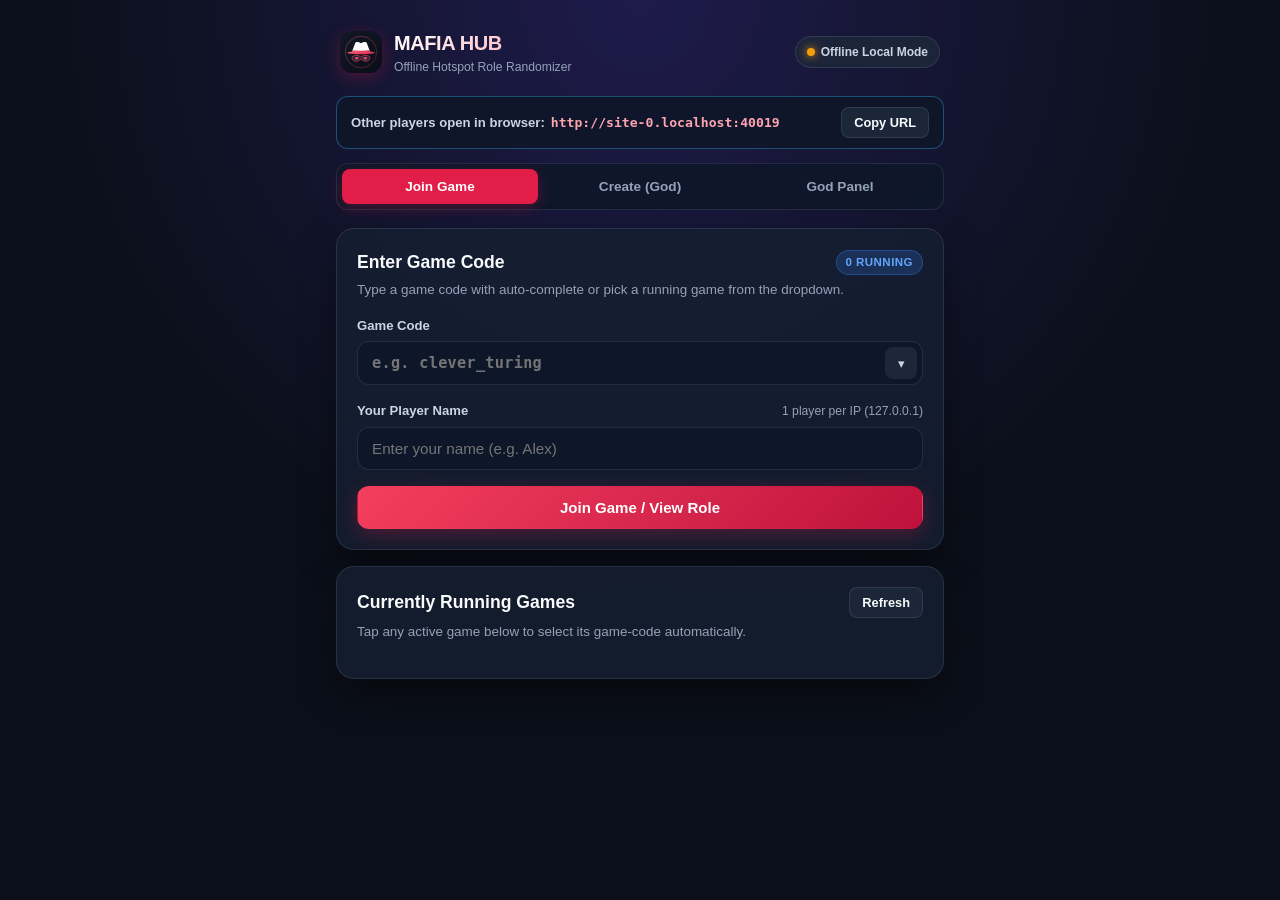
<file: index.html>
<!DOCTYPE html>
<html lang="en">
<head>
  <meta charset="UTF-8" />
  <meta name="viewport" content="width=device-width, initial-scale=1.0, maximum-scale=1.0, user-scalable=no" />
  <meta name="theme-color" content="#0b0f19" />
  <meta name="apple-mobile-web-app-capable" content="yes" />
  <meta name="apple-mobile-web-app-status-bar-style" content="black-translucent" />
  <title>Mafia Role Randomizer &amp; Game Hub</title>
  <link rel="manifest" href="/manifest.json" />
  <link rel="icon" type="image/svg+xml" href="/icon.svg" />
  <link rel="apple-touch-icon" href="/icon.svg" />
  <link rel="stylesheet" href="/styles.css" />
</head>
<body>
  <div class="app-shell">
    <!-- Header -->
    <header class="app-header">
      <div class="brand" id="brandHomeBtn" title="Return to main menu">
        <img src="/icon.svg" alt="Mafia Icon" class="brand-icon" />
        <div>
          <div class="brand-title">MAFIA HUB</div>
          <div class="brand-subtitle">Offline Hotspot Role Randomizer</div>
        </div>
      </div>
      <div class="conn-badge" id="connBadge">
        <span class="conn-dot"></span>
        <span id="connText">Connecting...</span>
      </div>
    </header>

    <!-- Global Alert Banner -->
    <div id="alertBanner" class="banner banner-error hidden" role="alert">
      <span id="alertText"></span>
      <button type="button" class="btn btn-sm btn-secondary" id="alertCloseBtn">Dismiss</button>
    </div>

    <!-- Persistent Browser URL Bar for Other Players -->
    <div class="browser-url-bar" id="browserUrlBanner">
      <div class="browser-url-info">
        <span class="browser-url-label">Other players open in browser:</span>
        <span class="hotspot-url" id="browserUrlText">http://192.168.43.1:8080</span>
      </div>
      <button type="button" class="btn btn-sm btn-secondary" id="copyBrowserUrlBtn">Copy URL</button>
    </div>

    <!-- Top Mode Navigation -->
    <nav class="mode-tabs" id="mainNavTabs">
      <button type="button" class="mode-tab active" data-tab="join">Join Game</button>
      <button type="button" class="mode-tab" data-tab="create">Create (God)</button>
      <button type="button" class="mode-tab" data-tab="god-login">God Panel</button>
    </nav>

    <!-- ==================== VIEW 1: PLAYER JOIN ==================== -->
    <section id="viewJoin" class="view-section">
      <div class="card">
        <div class="card-title">
          <span>Enter Game Code</span>
          <span class="badge badge-lobby" id="runningGamesCountBadge">0 Running</span>
        </div>
        <p class="card-desc">
          Type a game code with auto-complete or pick a running game from the dropdown.
        </p>

        <form id="playerJoinForm" autocomplete="off">
          <!-- Game Code Auto-Type + Dropdown -->
          <div class="form-group">
            <label class="form-label" for="joinGameCodeInput">
              <span>Game Code</span>
              <span class="label-hint" id="cachedCodeHint"></span>
            </label>
            <div class="combo-wrapper" id="gameCodeCombo">
              <div class="combo-input-wrap">
                <input
                  type="text"
                  id="joinGameCodeInput"
                  class="code-input"
                  placeholder="e.g. clever_turing"
                  required
                />
                <button
                  type="button"
                  class="combo-toggle-btn"
                  id="comboToggleBtn"
                  title="Show running games"
                  aria-label="Toggle running games dropdown"
                >
                  &#9662;
                </button>
              </div>
              <div class="combo-dropdown hidden" id="gameCodeDropdown"></div>
            </div>
          </div>

          <!-- Player Name -->
          <div class="form-group">
            <label class="form-label" for="joinPlayerNameInput">
              <span>Your Player Name</span>
              <span class="label-hint" id="deviceIpHint">1 player per device IP</span>
            </label>
            <input
              type="text"
              id="joinPlayerNameInput"
              placeholder="Enter your name (e.g. Alex)"
              maxlength="32"
              required
            />
          </div>

          <button type="submit" class="btn btn-primary" id="joinSubmitBtn">
            Join Game / View Role
          </button>
        </form>
      </div>

      <!-- Quick Running Games List -->
      <div class="card" id="runningGamesCard">
        <div class="card-title">
          <span>Currently Running Games</span>
          <button type="button" class="btn btn-sm btn-secondary" id="refreshGamesBtn">Refresh</button>
        </div>
        <p class="card-desc">Tap any active game below to select its game-code automatically.</p>
        <div id="runningGamesQuickList" class="player-list"></div>
      </div>
    </section>

    <!-- ==================== VIEW 2: CREATE GAME (GAME-GOD) ==================== -->
    <section id="viewCreate" class="view-section hidden">
      <div class="card">
        <div class="card-title">
          <span>Create New Game (Game-God)</span>
          <span class="badge badge-reveal">Host</span>
        </div>
        <p class="card-desc">
          Only Game-God can create a game code. Set your 4–8 digit passcode, role counts or percentages, and optional player names.
        </p>

        <div class="wakelock-bar" id="createWakeLockBar">
          <span>&#9728; Host Awake Lock: Active until roles are assigned</span>
          <span class="badge badge-reveal" id="createWakeLockState">AWAKE</span>
        </div>

        <form id="createGameForm" autocomplete="off">
          <!-- Docker-style random Game Code -->
          <div class="form-group">
            <label class="form-label" for="createGameCodeInput">
              <span>Generated Game Code (Docker-style)</span>
              <span class="label-hint">Auto-generated words</span>
            </label>
            <div class="input-row">
              <input
                type="text"
                id="createGameCodeInput"
                class="code-input"
                placeholder="clever_turing"
                required
              />
              <button type="button" class="btn btn-secondary" id="regenCodeBtn" title="Generate new random words">
                &#x21bb; New Code
              </button>
            </div>
            <!-- Shareable Direct Join URL Preview -->
            <div class="invite-url-box" id="createInviteUrlBox">
              <div class="invite-url-meta">
                <span class="invite-url-label">Shareable Join URL (auto-fills game code for players):</span>
                <span class="hotspot-url" id="createInviteUrlDisplay">http://localhost:8080/?gamecode=clever_turing</span>
              </div>
              <div class="invite-url-actions">
                <button type="button" class="btn btn-sm btn-secondary" id="copyCreateInviteUrlBtn">Copy Link</button>
                <button type="button" class="btn btn-sm btn-secondary" id="shareCreateInviteUrlBtn">Share</button>
              </div>
            </div>
          </div>

          <!-- 4-8 Digit Passcode -->
          <div class="form-group">
            <label class="form-label" for="createPasscodeInput">
              <span>Game-God Passcode (4–8 Digits)</span>
              <span class="label-hint">Required to manage &amp; view all roles</span>
            </label>
            <input
              type="password"
              inputmode="numeric"
              pattern="\d{4,8}"
              minlength="4"
              maxlength="8"
              id="createPasscodeInput"
              placeholder="e.g. 1234"
              required
            />
          </div>

          <!-- Allow Players to Join Switch -->
          <div class="switch-row">
            <div>
              <div class="switch-label">Allow Players to Self-Join Lobby</div>
              <div class="switch-sub">Players can enter the game code on their phones to add themselves</div>
            </div>
            <input type="checkbox" class="toggle" id="createAllowJoinToggle" checked />
          </div>

          <!-- Role Allocation Mode: Fixed Counts vs Percentage -->
          <div class="form-group">
            <label class="form-label">
              <span>Role Assignment Method</span>
              <span class="label-hint" id="totalPlayersCalcBadge">Total Players: 6</span>
            </label>
            <div class="seg-control">
              <button type="button" class="seg-btn active" id="modeCountsBtn" data-mode="counts">
                Fixed Role Counts
              </button>
              <button type="button" class="seg-btn" id="modePctBtn" data-mode="percentages">
                By Percentage (%)
              </button>
            </div>

            <!-- Fixed Counts Inputs -->
            <div id="countsConfigBox" class="role-grid">
              <div class="role-box mafia">
                <div class="role-box-label">
                  <span>Mafia</span>
                  <span style="color: var(--role-mafia)">&#9679;</span>
                </div>
                <input type="number" id="countMafia" min="1" max="50" value="1" />
              </div>
              <div class="role-box detective">
                <div class="role-box-label">
                  <span>Detectives</span>
                  <span style="color: var(--role-detective)">&#9679;</span>
                </div>
                <input type="number" id="countDetective" min="0" max="50" value="1" />
              </div>
              <div class="role-box doctor">
                <div class="role-box-label">
                  <span>Doctors</span>
                  <span style="color: var(--role-doctor)">&#9679;</span>
                </div>
                <input type="number" id="countDoctor" min="0" max="50" value="1" />
              </div>
              <div class="role-box villager">
                <div class="role-box-label">
                  <span>Villagers</span>
                  <span style="color: var(--role-villager)">&#9679;</span>
                </div>
                <input type="number" id="countVillager" min="0" max="100" value="3" />
              </div>
            </div>

            <!-- Percentage Inputs -->
            <div id="pctConfigBox" class="role-grid hidden">
              <div class="role-box mafia">
                <div class="role-box-label">
                  <span>Mafia %</span>
                  <span style="color: var(--role-mafia)">%</span>
                </div>
                <input type="number" id="pctMafia" min="5" max="90" value="25" />
              </div>
              <div class="role-box detective">
                <div class="role-box-label">
                  <span>Detective %</span>
                  <span style="color: var(--role-detective)">%</span>
                </div>
                <input type="number" id="pctDetective" min="0" max="90" value="15" />
              </div>
              <div class="role-box doctor">
                <div class="role-box-label">
                  <span>Doctor %</span>
                  <span style="color: var(--role-doctor)">%</span>
                </div>
                <input type="number" id="pctDoctor" min="0" max="90" value="15" />
              </div>
              <div class="role-box villager">
                <div class="role-box-label">
                  <span>Villager %</span>
                  <span style="color: var(--role-villager)">%</span>
                </div>
                <input type="number" id="pctVillager" min="0" max="100" value="45" />
              </div>
            </div>
          </div>

          <!-- Pre-filled Player Names (Optional or from Previous Run) -->
          <div class="form-group">
            <div class="form-label">
              <span>Player Names (Optional if players self-join)</span>
              <button type="button" class="btn btn-sm btn-secondary" id="autofillPrevPlayersBtn">
                Auto-Fill Previous Players
              </button>
            </div>
            <textarea
              id="createPlayerNamesInput"
              rows="3"
              placeholder="Enter player names separated by commas or new lines (e.g. Alice, Bob, Charlie)..."
            ></textarea>
            <div class="label-hint" style="margin-top: 4px" id="createNamesCountHint">
              0 names entered. Players can also join from their own phones using the game code.
            </div>
          </div>

          <!-- Initial Game Rules -->
          <div class="form-group">
            <label class="form-label" for="createKillSaveMode">
              <span>Kill / Save Announcement Rule</span>
            </label>
            <select id="createKillSaveMode">
              <option value="announce_save">Announce when Doctor saves Mafia's target</option>
              <option value="standard">Quiet save (only announce that nobody died)</option>
            </select>
          </div>

          <button type="submit" class="btn btn-primary">
            Create Game &amp; Open God Dashboard
          </button>
        </form>
      </div>
    </section>

    <!-- ==================== VIEW 3: GOD LOGIN / MANAGE ==================== -->
    <section id="viewGodLogin" class="view-section hidden">
      <div class="card">
        <div class="card-title">
          <span>Game-God Access</span>
          <span class="badge badge-started">Protected</span>
        </div>
        <p class="card-desc">
          Enter the game-code and your 4–8 digit passcode to view all player roles, randomize roles, or modify game rules.
        </p>

        <form id="godLoginForm" autocomplete="off">
          <div class="form-group">
            <label class="form-label" for="godLoginCodeInput">Game Code</label>
            <input
              type="text"
              id="godLoginCodeInput"
              class="code-input"
              placeholder="e.g. clever_turing"
              required
            />
          </div>
          <div class="form-group">
            <label class="form-label" for="godLoginPasscodeInput">Passcode (4–8 Digits)</label>
            <input
              type="password"
              inputmode="numeric"
              pattern="\d{4,8}"
              id="godLoginPasscodeInput"
              placeholder="Enter 4-8 digit passcode"
              required
            />
          </div>
          <button type="submit" class="btn btn-primary">
            Unlock Game-God Dashboard
          </button>
        </form>
      </div>
    </section>

    <!-- ==================== VIEW 4: ACTIVE PLAYER DASHBOARD ==================== -->
    <section id="viewPlayerRoom" class="view-section hidden">
      <div class="card">
        <div class="card-title">
          <div>
            <span class="code-input" id="playerRoomCode"></span>
            <span class="badge badge-lobby" id="playerRoomStatusBadge" style="margin-left: 6px;">LOBBY</span>
          </div>
          <div class="player-actions">
            <button type="button" class="btn btn-sm btn-secondary" id="playerRefreshBtn">
              &#x21bb; Refresh
            </button>
            <button type="button" class="btn btn-sm btn-secondary" id="playerLeaveBtn">
              Switch Game
            </button>
          </div>
        </div>
        <p class="card-desc">
          Playing as <strong id="playerRoomMyName" style="color: #fff;"></strong> &bull;
          Phase: <strong id="playerRoomPhase" style="color: #fda4af;">Lobby</strong>
        </p>

        <!-- Dynamic Announcement Banner -->
        <div class="banner banner-info" id="playerAnnouncementBox">
          <span id="playerAnnouncementText">Waiting for Game-God...</span>
        </div>

        <!-- Role Display Area (strictly follows pre-start vs started rule) -->
        <div id="playerRoleContainer"></div>
      </div>

      <!-- Public Town Roster (No secret roles shown to players!) -->
      <div class="card">
        <div class="card-title">
          <span>Players in Game</span>
          <span class="badge badge-lobby" id="playerRoomRosterCount">0 Players</span>
        </div>
        <p class="card-desc">Only your own role is visible to you before the game starts. Other players' roles are hidden.</p>
        <div id="playerRoomRosterList" class="player-list"></div>
      </div>
    </section>

    <!-- ==================== VIEW 5: GAME-GOD DASHBOARD ==================== -->
    <section id="viewGodDashboard" class="view-section hidden">
      <!-- Hotspot Info Card -->
      <div class="hotspot-box">
        <div style="display: flex; justify-content: space-between; align-items: center; margin-bottom: 4px;">
          <strong>Hotspot Server &amp; Player Invite Link</strong>
          <span class="badge badge-reveal" id="godRoundBadge">Round 1</span>
        </div>
        <div>
          Browser URL for other players:
          <span class="hotspot-url" id="godHotspotUrlDisplay">http://localhost:8080</span>
        </div>
        <div style="margin-top: 4px; color: var(--text-muted);">
          Game Code: <strong class="code-input" style="color: #fff;" id="godBannerCode"></strong>
        </div>
        <div class="invite-url-box" style="margin-top: 10px;">
          <div class="invite-url-meta">
            <span class="invite-url-label">Direct Join URL (passes game code automatically):</span>
            <span class="hotspot-url" id="godJoinUrlDisplay">http://localhost:8080/?gamecode=clever_turing</span>
          </div>
          <div class="invite-url-actions">
            <button type="button" class="btn btn-sm btn-secondary" id="copyGodJoinUrlBtn">Copy Invite URL</button>
            <button type="button" class="btn btn-sm btn-secondary" id="shareGodJoinUrlBtn">Share Invite</button>
          </div>
        </div>
      </div>

      <!-- Host Wake Lock Status Bar -->
      <div class="wakelock-bar" id="godWakeLockBar">
        <span id="godWakeLockText">&#9728; Host Device Kept Awake (Until Roles Assigned)</span>
        <button type="button" class="btn btn-sm btn-secondary" id="godToggleWakeLockBtn">
          Keep Awake: Auto
        </button>
      </div>

      <!-- Primary Phase & Randomization Controls -->
      <div class="card">
        <div class="card-title">
          <div>
            <span>God Control Center</span>
            <span class="badge badge-lobby" id="godStatusBadge" style="margin-left: 6px;">LOBBY</span>
          </div>
          <button type="button" class="btn btn-sm btn-secondary" id="godExitBtn">Exit God View</button>
        </div>
        <p class="card-desc" id="godPhaseSubtitle">
          Confirm players and role distribution, then click "Begin Randomization".
        </p>

        <!-- Action Buttons for Lifecycle -->
        <div style="display: grid; gap: 10px; margin-bottom: 14px;">
          <button type="button" class="btn btn-primary" id="godBeginRandomizeBtn">
            &#x1F3B2; Begin Randomization (Assign Roles)
          </button>
          <button type="button" class="btn btn-success hidden" id="godStartGameBtn">
            &#x1F512; Start Game (Conceal Roles — Hold to View)
          </button>
          <div style="display: flex; gap: 8px; flex-wrap: wrap;" id="godSecondaryActions">
            <button type="button" class="btn btn-sm btn-secondary hidden" id="godUnlockRolesBtn">
              Unlock Role View (Pre-Game)
            </button>
            <button type="button" class="btn btn-sm btn-secondary" id="godNewRoundBtn">
              &#x21bb; New Round (Keep Players)
            </button>
          </div>
        </div>

        <!-- Role Distribution Summary & Quick Adjust -->
        <div style="border-top: 1px solid var(--border-subtle); padding-top: 14px; margin-top: 10px;">
          <div class="form-label">
            <span>Role Setup (<span id="godAllocModeLabel">Fixed Counts</span>)</span>
            <button type="button" class="btn btn-sm btn-secondary" id="godToggleAllocModeBtn">
              Switch to % Mode
            </button>
          </div>

          <div id="godCountsRow" class="role-grid">
            <div class="role-box mafia">
              <div class="role-box-label"><span>Mafia</span></div>
              <input type="number" id="godCountMafia" min="0" max="50" value="1" />
            </div>
            <div class="role-box detective">
              <div class="role-box-label"><span>Detective</span></div>
              <input type="number" id="godCountDetective" min="0" max="50" value="1" />
            </div>
            <div class="role-box doctor">
              <div class="role-box-label"><span>Doctor</span></div>
              <input type="number" id="godCountDoctor" min="0" max="50" value="1" />
            </div>
            <div class="role-box villager">
              <div class="role-box-label"><span>Villager</span></div>
              <input type="number" id="godCountVillager" min="0" max="100" value="3" />
            </div>
          </div>

          <div id="godPctRow" class="role-grid hidden">
            <div class="role-box mafia">
              <div class="role-box-label"><span>Mafia %</span></div>
              <input type="number" id="godPctMafia" min="0" max="100" value="25" />
            </div>
            <div class="role-box detective">
              <div class="role-box-label"><span>Detective %</span></div>
              <input type="number" id="godPctDetective" min="0" max="100" value="15" />
            </div>
            <div class="role-box doctor">
              <div class="role-box-label"><span>Doctor %</span></div>
              <input type="number" id="godPctDoctor" min="0" max="100" value="15" />
            </div>
            <div class="role-box villager">
              <div class="role-box-label"><span>Villager %</span></div>
              <input type="number" id="godPctVillager" min="0" max="100" value="45" />
            </div>
          </div>

          <button type="button" class="btn btn-sm btn-secondary" id="godSaveSetupBtn" style="width: 100%;">
            Save Role Distribution
          </button>
        </div>
      </div>

      <!-- God's All-Seeing Player & Role List -->
      <div class="card">
        <div class="card-title">
          <span>All Players &amp; Secret Roles (God Only)</span>
          <span class="badge badge-reveal" id="godPlayerCountBadge">0 Players</span>
        </div>
        <p class="card-desc">
          Only you (Game-God) can see everyone's assigned role. Add players below or let them join on their phones.
        </p>

        <!-- Add Player Input -->
        <div class="input-row" style="margin-bottom: 14px;">
          <input
            type="text"
            id="godAddPlayerInput"
            placeholder="Add player name manually..."
            maxlength="32"
          />
          <button type="button" class="btn btn-secondary" id="godAddPlayerBtn">+ Add</button>
        </div>

        <div id="godPlayersList" class="player-list"></div>
      </div>

      <!-- Night Kill / Save / Investigate & Rules Card -->
      <div class="card">
        <div class="card-title">
          <span>Kill / Save Mode &amp; Game Rules</span>
          <span class="badge badge-started" id="godCurrentPhaseBadge">Lobby</span>
        </div>
        <p class="card-desc">
          Record Night actions (Mafia Kill, Doctor Save, Detective Check) and modify game rules.
        </p>

        <div class="form-group">
          <label class="form-label" for="godKillTargetSelect">Mafia Kill Target</label>
          <select id="godKillTargetSelect">
            <option value="">-- No Kill / Select Target --</option>
          </select>
        </div>

        <div class="form-group">
          <label class="form-label" for="godSaveTargetSelect">Doctor Save Target</label>
          <select id="godSaveTargetSelect">
            <option value="">-- No Save / Select Target --</option>
          </select>
        </div>

        <div class="form-group">
          <label class="form-label" for="godInvestigateTargetSelect">Detective Investigate Target</label>
          <select id="godInvestigateTargetSelect">
            <option value="">-- Optional: Select Investigated Player --</option>
          </select>
        </div>

        <button type="button" class="btn btn-primary" id="godResolveNightBtn" style="margin-bottom: 16px;">
          Resolve Night Actions (Kill / Save)
        </button>

        <!-- Modifiable Game Rules -->
        <div style="border-top: 1px solid var(--border-subtle); padding-top: 14px;">
          <div class="form-label"><span>Game Rules (God Modifiable)</span></div>

          <div class="form-group">
            <label class="form-label" for="godRuleKillSaveSelect">Kill / Save Announcement Mode</label>
            <select id="godRuleKillSaveSelect">
              <option value="announce_save">Announce when Doctor saves Mafia's target</option>
              <option value="standard">Silent save (only announce nobody died)</option>
            </select>
          </div>

          <div class="switch-row">
            <div>
              <div class="switch-label">Allow Players to Join Lobby</div>
              <div class="switch-sub">Let new devices join this game code</div>
            </div>
            <input type="checkbox" class="toggle" id="godRuleAllowJoinToggle" checked />
          </div>

          <div class="switch-row">
            <div>
              <div class="switch-label">Doctor Can Self-Save</div>
              <div class="switch-sub">Allow Doctor to protect themselves at night</div>
            </div>
            <input type="checkbox" class="toggle" id="godRuleSelfSaveToggle" checked />
          </div>

          <div class="switch-row">
            <div>
              <div class="switch-label">Reveal Role When Eliminated</div>
              <div class="switch-sub">Show eliminated player's role to all players</div>
            </div>
            <input type="checkbox" class="toggle" id="godRuleRevealDeathToggle" />
          </div>

          <div style="display: flex; gap: 8px; margin-top: 12px;">
            <button type="button" class="btn btn-sm btn-warning" id="godEndMafiaWinBtn" style="flex: 1;">
              Declare Mafia Win
            </button>
            <button type="button" class="btn btn-sm btn-success" id="godEndVillageWinBtn" style="flex: 1;">
              Declare Village Win
            </button>
          </div>
        </div>
      </div>

      <!-- Game Event Log -->
      <div class="card">
        <div class="card-title"><span>Game Log (God Only)</span></div>
        <div id="godHistoryLog" class="history-log"></div>
      </div>
    </section>
  </div>

  <script src="/app.js"></script>
</body>
</html>
</file>
<file: styles.css>
:root {
  --bg-primary: #0b0f19;
  --bg-secondary: #111827;
  --bg-card: rgba(22, 31, 50, 0.85);
  --bg-elevated: #1e293b;
  --border-subtle: rgba(148, 163, 184, 0.16);
  --border-focus: #f43f5e;
  --text-primary: #f8fafc;
  --text-secondary: #cbd5e1;
  --text-muted: #94a3b8;
  --accent-primary: #e11d48;
  --accent-hover: #f43f5e;
  --accent-glow: rgba(225, 29, 72, 0.28);
  --role-mafia: #ef4444;
  --role-detective: #3b82f6;
  --role-doctor: #10b981;
  --role-villager: #f59e0b;
  --radius-sm: 8px;
  --radius-md: 12px;
  --radius-lg: 18px;
  --shadow-lg: 0 16px 40px -8px rgba(0, 0, 0, 0.6);
}

* {
  box-sizing: border-box;
  margin: 0;
  padding: 0;
  -webkit-tap-highlight-color: transparent;
}

body {
  font-family: -apple-system, BlinkMacSystemFont, "Segoe UI", Roboto, Helvetica, Arial, sans-serif;
  background: radial-gradient(circle at 50% 0%, #1e1b4b 0%, var(--bg-primary) 55%);
  color: var(--text-primary);
  min-height: 100vh;
  line-height: 1.5;
  padding-bottom: 48px;
}

.app-shell {
  max-width: 640px;
  margin: 0 auto;
  padding: 16px;
}

/* Header & Status Bar */
.app-header {
  display: flex;
  align-items: center;
  justify-content: space-between;
  padding: 12px 4px 20px;
  gap: 12px;
}

.brand {
  display: flex;
  align-items: center;
  gap: 12px;
  cursor: pointer;
}

.brand-icon {
  width: 42px;
  height: 42px;
  border-radius: 12px;
  box-shadow: 0 4px 16px var(--accent-glow);
}

.brand-title {
  font-size: 1.25rem;
  font-weight: 800;
  letter-spacing: -0.02em;
  background: linear-gradient(135deg, #fff 0%, #fda4af 100%);
  -webkit-background-clip: text;
  -webkit-text-fill-color: transparent;
}

.brand-subtitle {
  font-size: 0.76rem;
  color: var(--text-muted);
}

.conn-badge {
  display: inline-flex;
  align-items: center;
  gap: 6px;
  font-size: 0.75rem;
  font-weight: 600;
  padding: 6px 11px;
  border-radius: 999px;
  background: rgba(30, 41, 59, 0.8);
  border: 1px solid var(--border-subtle);
  color: var(--text-secondary);
  white-space: nowrap;
}

.conn-dot {
  width: 8px;
  height: 8px;
  border-radius: 50%;
  background: #10b981;
  box-shadow: 0 0 8px #10b981;
}

.conn-badge.local .conn-dot {
  background: #f59e0b;
  box-shadow: 0 0 8px #f59e0b;
}

/* Browser URL Banner for Other Players */
.browser-url-bar {
  display: flex;
  align-items: center;
  justify-content: space-between;
  gap: 10px;
  background: rgba(15, 23, 42, 0.9);
  border: 1px solid rgba(56, 189, 248, 0.35);
  border-radius: var(--radius-md);
  padding: 10px 14px;
  margin-bottom: 14px;
}

.browser-url-info {
  display: flex;
  flex-wrap: wrap;
  align-items: center;
  gap: 6px;
  font-size: 0.82rem;
}

.browser-url-label {
  color: var(--text-secondary);
  font-weight: 600;
}

.invite-url-box {
  margin-top: 8px;
  padding: 10px 12px;
  border-radius: var(--radius-sm);
  background: rgba(15, 23, 42, 0.78);
  border: 1px dashed rgba(56, 189, 248, 0.45);
  display: flex;
  flex-wrap: wrap;
  align-items: center;
  justify-content: space-between;
  gap: 8px;
}

.invite-url-meta {
  display: flex;
  flex-direction: column;
  gap: 3px;
  min-width: 0;
  flex: 1;
}

.invite-url-label {
  font-size: 0.75rem;
  color: var(--text-muted);
}

.invite-url-actions {
  display: flex;
  gap: 6px;
  flex-shrink: 0;
}

/* Navigation Tabs */
.mode-tabs {
  display: grid;
  grid-template-columns: repeat(3, 1fr);
  background: rgba(15, 23, 42, 0.85);
  padding: 5px;
  border-radius: var(--radius-md);
  border: 1px solid var(--border-subtle);
  margin-bottom: 18px;
  gap: 4px;
}

.mode-tab {
  border: none;
  background: transparent;
  color: var(--text-muted);
  font-size: 0.85rem;
  font-weight: 600;
  padding: 10px 8px;
  border-radius: var(--radius-sm);
  cursor: pointer;
  transition: all 0.18s ease;
}

.mode-tab.active {
  background: var(--accent-primary);
  color: #ffffff;
  box-shadow: 0 4px 14px var(--accent-glow);
}

/* Cards */
.card {
  background: var(--bg-card);
  backdrop-filter: blur(12px);
  border: 1px solid var(--border-subtle);
  border-radius: var(--radius-lg);
  padding: 20px;
  margin-bottom: 16px;
  box-shadow: var(--shadow-lg);
}

.card-title {
  font-size: 1.1rem;
  font-weight: 700;
  margin-bottom: 4px;
  display: flex;
  align-items: center;
  justify-content: space-between;
  gap: 8px;
}

.card-desc {
  font-size: 0.84rem;
  color: var(--text-muted);
  margin-bottom: 16px;
}

/* Forms & Inputs */
.form-group {
  margin-bottom: 16px;
  position: relative;
}

.form-label {
  display: flex;
  justify-content: space-between;
  align-items: center;
  font-size: 0.82rem;
  font-weight: 600;
  color: var(--text-secondary);
  margin-bottom: 6px;
}

.label-hint {
  font-weight: 400;
  color: var(--text-muted);
  font-size: 0.76rem;
}

.input-row {
  display: flex;
  gap: 8px;
}

input[type="text"],
input[type="number"],
input[type="password"],
select,
textarea {
  width: 100%;
  background: rgba(15, 23, 42, 0.9);
  border: 1px solid var(--border-subtle);
  border-radius: var(--radius-md);
  padding: 12px 14px;
  color: var(--text-primary);
  font-size: 0.95rem;
  outline: none;
  transition: border-color 0.15s ease, box-shadow 0.15s ease;
}

input:focus,
select:focus,
textarea:focus {
  border-color: var(--border-focus);
  box-shadow: 0 0 0 3px var(--accent-glow);
}

.code-input {
  font-family: ui-monospace, SFMono-Regular, Menlo, Monaco, Consolas, monospace;
  font-weight: 700;
  letter-spacing: 0.02em;
}

/* Auto-type & Dropdown Combo for Running Games */
.combo-wrapper {
  position: relative;
}

.combo-input-wrap {
  display: flex;
  align-items: center;
  position: relative;
}

.combo-input-wrap input {
  padding-right: 42px;
}

.combo-toggle-btn {
  position: absolute;
  right: 6px;
  top: 50%;
  transform: translateY(-50%);
  width: 32px;
  height: 32px;
  border-radius: 8px;
  border: none;
  background: rgba(148, 163, 184, 0.12);
  color: var(--text-secondary);
  cursor: pointer;
  display: flex;
  align-items: center;
  justify-content: center;
}

.combo-dropdown {
  position: absolute;
  top: calc(100% + 6px);
  left: 0;
  right: 0;
  background: #131c31;
  border: 1px solid rgba(244, 63, 94, 0.4);
  border-radius: var(--radius-md);
  max-height: 230px;
  overflow-y: auto;
  z-index: 40;
  box-shadow: 0 16px 32px rgba(0, 0, 0, 0.75);
}

.combo-item {
  padding: 11px 14px;
  display: flex;
  align-items: center;
  justify-content: space-between;
  cursor: pointer;
  border-bottom: 1px solid rgba(148, 163, 184, 0.08);
  transition: background 0.12s;
}

.combo-item:last-child {
  border-bottom: none;
}

.combo-item:hover,
.combo-item.selected {
  background: rgba(225, 29, 72, 0.18);
}

.combo-code {
  font-family: ui-monospace, SFMono-Regular, Menlo, monospace;
  font-weight: 700;
  color: #fff;
  font-size: 0.92rem;
}

.combo-meta {
  display: flex;
  align-items: center;
  gap: 8px;
  font-size: 0.75rem;
  color: var(--text-muted);
}

.combo-empty {
  padding: 14px;
  text-align: center;
  color: var(--text-muted);
  font-size: 0.84rem;
}

/* Buttons */
.btn {
  display: inline-flex;
  align-items: center;
  justify-content: center;
  gap: 8px;
  font-weight: 700;
  font-size: 0.94rem;
  padding: 12px 18px;
  border-radius: var(--radius-md);
  border: 1px solid transparent;
  cursor: pointer;
  transition: all 0.16s ease;
  text-decoration: none;
}

.btn:disabled {
  opacity: 0.5;
  cursor: not-allowed;
}

.btn-primary {
  background: linear-gradient(135deg, #f43f5e 0%, #be123c 100%);
  color: #fff;
  box-shadow: 0 6px 20px var(--accent-glow);
  width: 100%;
}

.btn-primary:hover:not(:disabled) {
  transform: translateY(-1px);
  filter: brightness(1.08);
}

.btn-secondary {
  background: rgba(30, 41, 59, 0.9);
  border-color: var(--border-subtle);
  color: var(--text-primary);
}

.btn-secondary:hover:not(:disabled) {
  background: rgba(51, 65, 85, 0.9);
}

.btn-success {
  background: linear-gradient(135deg, #10b981 0%, #047857 100%);
  color: #fff;
  box-shadow: 0 6px 20px rgba(16, 185, 129, 0.25);
}

.btn-warning {
  background: linear-gradient(135deg, #f59e0b 0%, #b45309 100%);
  color: #fff;
}

.btn-sm {
  padding: 7px 12px;
  font-size: 0.8rem;
  border-radius: var(--radius-sm);
}

/* Role Grid */
.role-grid {
  display: grid;
  grid-template-columns: repeat(2, 1fr);
  gap: 10px;
  margin-bottom: 14px;
}

.role-box {
  background: rgba(15, 23, 42, 0.75);
  border: 1px solid var(--border-subtle);
  border-radius: var(--radius-md);
  padding: 10px 12px;
}

.role-box.mafia { border-left: 4px solid var(--role-mafia); }
.role-box.detective { border-left: 4px solid var(--role-detective); }
.role-box.doctor { border-left: 4px solid var(--role-doctor); }
.role-box.villager { border-left: 4px solid var(--role-villager); }

.role-box-label {
  font-size: 0.78rem;
  font-weight: 700;
  text-transform: uppercase;
  letter-spacing: 0.04em;
  margin-bottom: 6px;
  display: flex;
  align-items: center;
  justify-content: space-between;
}

.role-box input {
  padding: 8px 10px;
  font-size: 1rem;
  font-weight: 700;
}

/* Segmented Toggle */
.seg-control {
  display: grid;
  grid-template-columns: 1fr 1fr;
  background: rgba(15, 23, 42, 0.9);
  padding: 4px;
  border-radius: var(--radius-sm);
  border: 1px solid var(--border-subtle);
  margin-bottom: 12px;
}

.seg-btn {
  border: none;
  background: transparent;
  color: var(--text-muted);
  padding: 8px;
  font-size: 0.8rem;
  font-weight: 600;
  border-radius: 6px;
  cursor: pointer;
}

.seg-btn.active {
  background: var(--bg-elevated);
  color: var(--text-primary);
  border: 1px solid var(--border-subtle);
}

/* Switch Row */
.switch-row {
  display: flex;
  align-items: center;
  justify-content: space-between;
  padding: 10px 12px;
  background: rgba(15, 23, 42, 0.6);
  border: 1px solid var(--border-subtle);
  border-radius: var(--radius-md);
  margin-bottom: 10px;
  gap: 12px;
}

.switch-label {
  font-size: 0.86rem;
  font-weight: 600;
}

.switch-sub {
  font-size: 0.75rem;
  color: var(--text-muted);
}

input[type="checkbox"].toggle {
  width: 42px;
  height: 24px;
  appearance: none;
  background: #334155;
  border-radius: 999px;
  position: relative;
  cursor: pointer;
  transition: background 0.2s;
  flex-shrink: 0;
}

input[type="checkbox"].toggle::after {
  content: "";
  width: 18px;
  height: 18px;
  border-radius: 50%;
  background: #fff;
  position: absolute;
  top: 3px;
  left: 3px;
  transition: transform 0.2s;
}

input[type="checkbox"].toggle:checked {
  background: var(--accent-primary);
}

input[type="checkbox"].toggle:checked::after {
  transform: translateX(18px);
}

/* Badges & Pills */
.badge {
  display: inline-flex;
  align-items: center;
  gap: 4px;
  font-size: 0.72rem;
  font-weight: 700;
  padding: 3px 9px;
  border-radius: 999px;
  text-transform: uppercase;
  letter-spacing: 0.04em;
}

.badge-lobby { background: rgba(59, 130, 246, 0.2); color: #60a5fa; border: 1px solid rgba(59, 130, 246, 0.35); }
.badge-reveal { background: rgba(16, 185, 129, 0.2); color: #34d399; border: 1px solid rgba(16, 185, 129, 0.35); }
.badge-started { background: rgba(244, 63, 94, 0.2); color: #fb7185; border: 1px solid rgba(244, 63, 94, 0.35); }
.badge-ended { background: rgba(148, 163, 184, 0.2); color: #cbd5e1; border: 1px solid rgba(148, 163, 184, 0.35); }

.role-pill {
  display: inline-flex;
  align-items: center;
  padding: 3px 10px;
  border-radius: 999px;
  font-size: 0.75rem;
  font-weight: 800;
  text-transform: uppercase;
}

.role-pill.Mafia { background: rgba(239, 68, 68, 0.2); color: #f87171; border: 1px solid rgba(239, 68, 68, 0.4); }
.role-pill.Detective { background: rgba(59, 130, 246, 0.2); color: #60a5fa; border: 1px solid rgba(59, 130, 246, 0.4); }
.role-pill.Doctor { background: rgba(16, 185, 129, 0.2); color: #34d399; border: 1px solid rgba(16, 185, 129, 0.4); }
.role-pill.Villager { background: rgba(245, 158, 11, 0.2); color: #fbbf24; border: 1px solid rgba(245, 158, 11, 0.4); }

/* Secret Role Reveal Card (Player View) */
.role-reveal-card {
  text-align: center;
  padding: 28px 20px;
  border-radius: var(--radius-lg);
  background: radial-gradient(circle at 50% 0%, rgba(225, 29, 72, 0.22), rgba(15, 23, 42, 0.95));
  border: 1px solid rgba(244, 63, 94, 0.35);
  margin: 14px 0;
  position: relative;
  overflow: hidden;
}

.role-reveal-card.role-Mafia {
  background: radial-gradient(circle at 50% 0%, rgba(239, 68, 68, 0.28), rgba(15, 23, 42, 0.96));
  border-color: rgba(239, 68, 68, 0.5);
}
.role-reveal-card.role-Detective {
  background: radial-gradient(circle at 50% 0%, rgba(59, 130, 246, 0.28), rgba(15, 23, 42, 0.96));
  border-color: rgba(59, 130, 246, 0.5);
}
.role-reveal-card.role-Doctor {
  background: radial-gradient(circle at 50% 0%, rgba(16, 185, 129, 0.28), rgba(15, 23, 42, 0.96));
  border-color: rgba(16, 185, 129, 0.5);
}
.role-reveal-card.role-Villager {
  background: radial-gradient(circle at 50% 0%, rgba(245, 158, 11, 0.25), rgba(15, 23, 42, 0.96));
  border-color: rgba(245, 158, 11, 0.5);
}

.role-big-title {
  font-size: 2rem;
  font-weight: 900;
  letter-spacing: 0.04em;
  text-transform: uppercase;
  margin: 8px 0;
}

.role-description {
  font-size: 0.88rem;
  color: var(--text-secondary);
  max-width: 380px;
  margin: 0 auto;
}

/* Click & Hold Role Peek Button (Once Game Is Started) */
.hold-peek-btn {
  margin-top: 16px;
  width: 100%;
  max-width: 320px;
  padding: 15px 20px;
  border-radius: var(--radius-md);
  border: 1px dashed rgba(244, 63, 94, 0.65);
  background: rgba(15, 23, 42, 0.9);
  color: #fff;
  font-size: 0.96rem;
  font-weight: 800;
  letter-spacing: 0.02em;
  cursor: pointer;
  user-select: none;
  -webkit-user-select: none;
  -webkit-touch-callout: none;
  touch-action: manipulation;
  transition: transform 0.12s ease, background 0.12s ease, border-color 0.12s ease;
}

.hold-peek-btn:active,
.hold-peek-btn.holding {
  transform: scale(0.98);
  background: rgba(225, 29, 72, 0.28);
  border-style: solid;
  border-color: #fb7185;
}

/* Host Wake Lock Status Pill */
.wakelock-bar {
  display: flex;
  align-items: center;
  justify-content: space-between;
  gap: 10px;
  padding: 9px 13px;
  border-radius: var(--radius-md);
  background: rgba(16, 185, 129, 0.12);
  border: 1px solid rgba(16, 185, 129, 0.35);
  color: #6ee7b7;
  font-size: 0.78rem;
  font-weight: 600;
  margin-bottom: 14px;
}

.wakelock-bar.inactive {
  background: rgba(148, 163, 184, 0.1);
  border-color: var(--border-subtle);
  color: var(--text-muted);
}

.ip-tag {
  font-family: ui-monospace, SFMono-Regular, Menlo, monospace;
  font-size: 0.72rem;
  padding: 2px 7px;
  border-radius: 6px;
  background: rgba(15, 23, 42, 0.85);
  border: 1px solid var(--border-subtle);
  color: var(--text-muted);
}

/* Player List */
.player-list {
  display: flex;
  flex-direction: column;
  gap: 8px;
}

.player-row {
  display: flex;
  align-items: center;
  justify-content: space-between;
  padding: 10px 14px;
  border-radius: var(--radius-md);
  background: rgba(15, 23, 42, 0.72);
  border: 1px solid var(--border-subtle);
  gap: 10px;
}

.player-row.dead {
  opacity: 0.55;
  background: rgba(15, 23, 42, 0.4);
}

.player-row.dead .player-name {
  text-decoration: line-through;
}

.player-info {
  display: flex;
  align-items: center;
  gap: 10px;
  flex-wrap: wrap;
}

.player-name {
  font-weight: 700;
  font-size: 0.95rem;
}

.player-actions {
  display: flex;
  align-items: center;
  gap: 6px;
}

/* Banner & Alerts */
.banner {
  padding: 12px 14px;
  border-radius: var(--radius-md);
  font-size: 0.86rem;
  margin-bottom: 14px;
  display: flex;
  align-items: center;
  justify-content: space-between;
  gap: 10px;
}

.banner-info {
  background: rgba(59, 130, 246, 0.14);
  border: 1px solid rgba(59, 130, 246, 0.35);
  color: #93c5fd;
}

.banner-error {
  background: rgba(239, 68, 68, 0.16);
  border: 1px solid rgba(239, 68, 68, 0.45);
  color: #fca5a5;
}

.banner-success {
  background: rgba(16, 185, 129, 0.16);
  border: 1px solid rgba(16, 185, 129, 0.4);
  color: #6ee7b7;
}

.hotspot-box {
  background: rgba(15, 23, 42, 0.85);
  border: 1px dashed rgba(244, 63, 94, 0.45);
  border-radius: var(--radius-md);
  padding: 12px 14px;
  margin-bottom: 16px;
  font-size: 0.82rem;
}

.hotspot-url {
  font-family: ui-monospace, SFMono-Regular, Menlo, monospace;
  font-weight: 700;
  color: #fda4af;
  word-break: break-all;
}

.history-log {
  max-height: 180px;
  overflow-y: auto;
  background: rgba(15, 23, 42, 0.75);
  border: 1px solid var(--border-subtle);
  border-radius: var(--radius-md);
  padding: 10px 12px;
  font-size: 0.8rem;
  color: var(--text-secondary);
}

.history-item {
  padding: 4px 0;
  border-bottom: 1px solid rgba(148, 163, 184, 0.08);
}

.history-item:last-child {
  border-bottom: none;
}

.hidden {
  display: none !important;
}

@media (max-width: 480px) {
  .app-shell {
    padding: 12px;
  }
  .card {
    padding: 16px;
  }
  .role-big-title {
    font-size: 1.65rem;
  }
}
</file>
